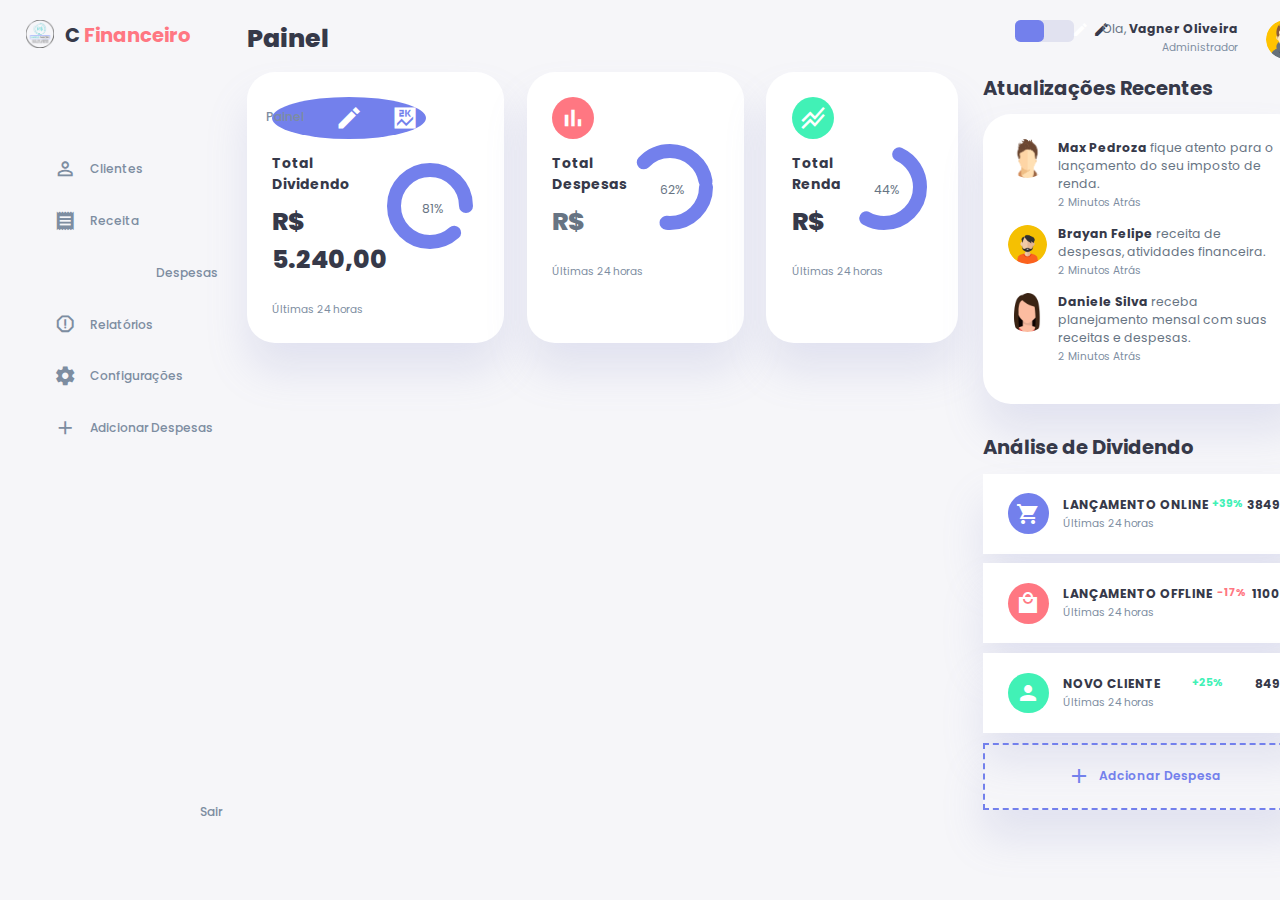
<file: Controle Financeiro/PAGE/index.html>
<!DOCTYPE html>
<html lang="en">
  <head>
    <meta charset="UTF-8" />
    <meta http-equiv="X-UA-Compatible" content="IE=edge" />
    <meta name="viewport" content="width=device-width, initial-scale=1.0" />
    <title>Painel Responsivo</title>

    <!-- Material CDN -->
    <link
      href="https://fonts.googleapis.com/icon?family=Material+Icons+Sharp"
      rel="stylesheet"
    />

    <!-- Folha de Estilo-->
    <link rel="stylesheet" href="/Controle Financeiro/CSS/style.css" />
  </head>
  <body>
    <div class="container">
      <aside>
        <div class="top">
          <div class="logo">
            <img src="/Controle Financeiro/IMG/Logo.png" alt="Logo" />
            <h2>C <span class="danger">Financeiro</span></h2>
          </div>
          <div class="close" id="close-btn">
            <span class="material-icons-sharp"> close </span>
          </div>
        </div>

        <!------------ Menu Lateral Esquerda ------------>
        <div class="sidebar">
          <a href="#" onclick="painel()" id="bnt-painel">
            <span class="material-icons-sharp"> grid_view </span>
            <h3>Painel</h3>
          </a>
          <a href="#" id="bnt-clientes">
            <span class="material-icons-sharp"> person_outline </span>
            <h3>Clientes</h3>
          </a>
          <a href="#" onclick="receita()" id="bnt-receita">
            <span class="material-icons-sharp"> receipt </span>
            <h3>Receita</h3>
          </a>
          <a href="#" id="bnt-despesa" onclick="despesa()">
            <span class="material-icons-sharp"> paid </span>
            <h3>Despesas</h3>
          </a>
          <a href="#" onclick="" id="bnt-relatorio">
            <span class="material-icons-sharp"> report_gmailerrorred </span>
            <h3>Relatórios</h3>
          </a>
          <a href="#" onclick="" id="bnt-config">
            <span class="material-icons-sharp"> settings </span>
            <h3>Configurações</h3>
          </a>
          <a href="#" onclick="" id="bnt-adicionar">
            <span class="material-icons-sharp"> add </span>
            <h3>Adicionar Despesas</h3>
          </a>
          <a href="#" onclick="" id="logout">
            <span class="material-icons-sharp"> logout </span>
            <h3>Sair</h3>
          </a>
        </div>
      </aside>

      <!------------ Menu ------------>
      <main>
        <h1>Painel</h1>

        <!--<div class="date">
          <input type="date" placeholder="#" />
        </div>-->

        <!------------ Dividendo ------------>
        <div class="insights">
          <div class="dividend">
            <span class="material-icons-sharp"> credit_score </span>
            <div class="middle">
              <div class="left">
                <h3>Total Dividendo</h3>
                <h1>R$ 5.240,00</h1>
              </div>
              <div class="progress">
                <svg>
                  <circle cx="38" cy="38" r="36"></circle>
                </svg>
                <div class="number">
                  <p>81%</p>
                </div>
              </div>
            </div>
            <small class="text-muted">Últimas 24 horas</small>
          </div>

          <!------------ Despesas ------------>
          <div class="expenses">
            <span class="material-icons-sharp"> bar_chart </span>
            <div class="middle">
              <div class="left">
                <h3>Total Despesas</h3>
                <h1><p id="totalDespesas">R$</p></h1>
              </div>
              <div class="progress">
                <svg>
                  <circle cx="38" cy="38" r="36"></circle>
                </svg>
                <div class="number">
                  <p>62%</p>
                </div>
              </div>
            </div>
            <small class="text-muted">Últimas 24 horas</small>
          </div>

          <!------------ Renda ------------>
          <div class="income">
            <span class="material-icons-sharp"> stacked_line_chart </span>
            <div class="middle">
              <div class="left">
                <h3>Total Renda</h3>
                <h1>R$</h1>
              </div>
              <div class="progress">
                <svg>
                  <circle cx="38" cy="38" r="36"></circle>
                </svg>
                <div class="number">
                  <p>44%</p>
                </div>
              </div>
            </div>
            <small class="text-muted">Últimas 24 horas</small>
          </div>
        </div>

        <!------------ Gerenciadores ------------>

        <div class="gerenciadores" id="gerenciadores">
          <!------------ Gerenciador de Receita Teste ------------>
          <!--<div class="gerenc-despesas" id="gerenc-despesas">
            <h1 id="geren-desp">Gerenciador de Despesas</h1>
            <form id="form-despesa2">
              <label for="descricao" class="gerenciador-label">
                <b> Descrição: </b></label>
              <input
                type="text"
                id="descricao2"
                name="descricao2"
                class="gerenciador-elementos"
              />
              <label for="valor" class="gerenciador-label"><b> Valor: R$</b></label>
              <input
                type="number"
                id="valor2"
                name="valor2"
                class="gerenciador-elementos"
              />
              <label for="data" class="gerenciador-label"><b> Data:</b></label>
              <input
                type="date"
                id="data2"
                name="data2"
              class="gerenciador-elementos"
              />
              <button type="submit"><b>Salvar</b></button>
              <button type="button" id="limpar2"><b>Limpar</b></button>
              <input
                type="hidden"
                id="indice2"
                name="indice2"
                class="gerenciador-elementos"
              />
            </form>
            <table id="tab-despesa2">
              <thead>
                <tr>
                  <th class="conteudo"><h2>Descrição</h2></th>
                  <th class="conteudo"><h2>Valor</h2></th>
                  <th class="conteudo"><h2>Data</h2></th>
                  <th class="conteudo"><h2>Ações</h2></th>
                </tr>
              </thead>
              <tbody id="tabela-body2"></tbody>
              <tfoot>
                <tr>
                  <td colspan="4" style="text-align: right">
                    <b> Total: R$ </b><span id="total2"></span>
                  </td>
                </tr>
              </tfoot>
            </table>
          </div>-->
          <!------------ Gerenciador de Receitas ------------>
           <div class="gerenc-receita" id="gerenc-receita">
              <h1 id="geren-rec">Gerenciador de Receitas</h1>
              <form id="form-receita">
                <label for="descricao-receita"><b> Descrição: </b></label>
                <input
                  type="text"
                  id="descricao-receita"
                  name="descricao-receita"
                  class="gerenciador-elementos"
                />
                <label for="valor" class="gerenciador-label"><b>Valor: R$</b></label>
                <input
                  type="number"
                  id="valor-receita"
                  name="valor-receita"
                  class="gerenciador-elementos"
                />
                <label for="data" class="gerenciador-label"><b> Data:</b></label>
                <input
                  type="date"
                  id="data-receita"
                  name="data-receita"
                  class="gerenciador-elementos"
                />
                <button type="submit"><b>Salvar</b></button>
                <button type="button" id="limpar-receita"><b>Limpar</b></button>
                <input
                  type="hidden"
                  id="indice-receita"
                  name="indice-receita"
                  class="gerenciador-elementos"
                />
              </form>
              <table id="tab-receita">
                <thead>
                  <tr>
                    <th class="conteudo"><h2>Descrição</h2></th>
                    <th class="conteudo"><h2>Valor</h2></th>
                    <th class="conteudo"><h2>Data</h2></th>
                    <th class="conteudo"><h2>Ações</h2></th>
                  </tr>
                </thead>
                <tbody id="tabela-body-receita"></tbody>
                <tfoot>
                  <tr>
                    <td colspan="4" style="text-align: right">
                      <b> Total: R$ </b><span id="total-receita"></span>
                    </td>
                  </tr>
              </tfoot>
              </table>
            </div>
            <!--Gerenciador de Despesas-->
            <div class="gerenc-despesas" id="gerenc-despesas">
              <h1 id="geren-desp">Gerenciador de Despesas</h1>
              <form id="form-despesa">
                <label for="descricao" class="gerenciador-label">
                <b> Descrição: </b></label>
                <input
                  type="text"
                  id="descricao"
                  name="descricao"
                  class="gerenciador-elementos"
                />
                <label for="valor" class="gerenciador-label"><b> Valor: R$</b></label>
                <input
                  type="number"
                  id="valor"
                  name="valor"
                  class="gerenciador-elementos"
                />
                <label for="data" class="gerenciador-label"><b> Data:</b></label>
                <input
                  type="date"
                  id="data"
                  name="data"
                  class="gerenciador-elementos"
                />
                <button type="submit"><b>Salvar</b></button>
                <button type="button" id="limpar"><b>Limpar</b></button>
                <input
                  type="hidden"
                  id="indice"
                  name="indice"
                  class="gerenciador-elementos"
                />
              </form>
              <table id="tab-despesa">
                <thead>
                  <tr>
                    <th class="conteudo"><h2>Descrição</h2></th>
                    <th class="conteudo"><h2>Valor</h2></th>
                    <th class="conteudo"><h2>Data</h2></th>
                    <th class="conteudo"><h2>Ações</h2></th>
                  </tr>
                </thead>
                <tbody id="tabela-body"></tbody>
                <tfoot>
                  <tr>
                    <td colspan="4" style="text-align: right">
                      <b> Total: R$ </b><span id="total"></span>
                    </td>
                  </tr>
                </tfoot>
              </table>
            </div>
        </div>
      </main>

      <!------------ Lateral Direita ------------>
      <div class="right">
        <div class="top">
          <button id="menu-btn">
            <span class="material-icons-sharp"> menu </span>
          </button>
          <div class="theme-toggler">
            <span class="material-icons-sharp active"> light_mode </span>
            <span class="material-icons-sharp"> dark_mode </span>
          </div>
          <div class="profile">
            <div class="info">
              <p>Ola, <b>Vagner Oliveira</b></p>
              <small class="text-muted">Administrador</small>
            </div>
            <div class="profile-photo">
              <img
                src="/Controle Financeiro/IMG/Profile-1.png"
                alt="Profile-1"
              />
            </div>
          </div>
        </div>

        <!------------ Atualizações Recentes ------------>
        <div class="recent-updates">
          <h2>Atualizações Recentes</h2>
          <div class="updates">
            <div class="update">
              <div class="profile-photo">
                <img
                  src="/Controle Financeiro/IMG/Profile-2.png"
                  alt="Profile-2"
                />
              </div>
              <div class="message">
                <p>
                  <b>Max Pedroza</b> fique atento para o lançamento do seu
                  imposto de renda.
                </p>
                <small class="text-muted">2 Minutos Atrás</small>
              </div>
            </div>

            <div class="update">
              <div class="profile-photo">
                <img
                  src="/Controle Financeiro/IMG/Profile-3.png"
                  alt="Profile-3"
                />
              </div>
              <div class="message">
                <p>
                  <b>Brayan Felipe</b> receita de despesas, atividades
                  financeira.
                </p>
                <small class="text-muted">2 Minutos Atrás</small>
              </div>
            </div>

            <div class="update">
              <div class="profile-photo">
                <img
                  src="/Controle Financeiro/IMG/Profile-4.png"
                  alt="Profile-4"
                />
              </div>
              <div class="message">
                <p>
                  <b>Daniele Silva</b> receba planejamento mensal com suas
                  receitas e despesas.
                </p>
                <small class="text-muted">2 Minutos Atrás</small>
              </div>
            </div>
          </div>
        </div>

        <!------------ Análise de dividendo ------------>
        <div class="sales-analytics">
          <h2>Análise de Dividendo</h2>
          <div class="item online">
            <div class="icon">
              <span class="material-icons-sharp"> shopping_cart </span>
            </div>
            <div class="right">
              <div class="info">
                <h3>LANÇAMENTO ONLINE</h3>
                <small class="text-muted">Últimas 24 horas </small>
              </div>
              <h5 class="success">+39%</h5>
              <h3>3849</h3>
            </div>
          </div>

          <div class="item offline">
            <div class="icon">
              <span class="material-icons-sharp"> local_mall </span>
            </div>
            <div class="right">
              <div class="info">
                <h3>LANÇAMENTO OFFLINE</h3>
                <small class="text-muted">Últimas 24 horas </small>
              </div>
              <h5 class="danger">-17%</h5>
              <h3>1100</h3>
            </div>
          </div>

          <div class="item costumers">
            <div class="icon">
              <span class="material-icons-sharp"> person </span>
            </div>
            <div class="right">
              <div class="info">
                <h3>NOVO CLIENTE</h3>
                <small class="text-muted">Últimas 24 horas </small>
              </div>
              <h5 class="success">+25%</h5>
              <h3>849</h3>
            </div>
          </div>
          <div class="item add-product">
            <div>
              <span class="material-icons-sharp"> add </span>
              <h3>Adcionar Despesa</h3>
            </div>
          </div>
        </div>
      </div>
    </div>
  </div>

    <script src="/Controle Financeiro/JS/despesas.js"></script>
    <script src="/Controle Financeiro/JS/receita.js"></script>
    <script src="/Controle Financeiro/JS/script.js"></script>    
    <script src="/Controle Financeiro/JS/bnt.js"></script>
  </body>
</html>
</file>
<file: Controle Financeiro/CSS/style.css>
@import url("https://fonts.googleapis.com/css2?family=Poppins:wght@300;400;500;600;700;800&display=swap");

/* ---------- Variaveis e Raiz ----------*/
:root {
  --color-primary: #7380ec;
  --color-danger: #ff7782;
  --color-success: #41f1b6;
  --color-warning: #ffbb55;
  --color-white: #fff;
  --color-info-dark: #7d8da1;
  --color-info-light: #dce1eb;
  --color-dark: #363949;
  --color-light: rgba(132, 139, 200, 0.18);
  --color-primary-variant: #111e88;
  --color-dark-variant: #677483;
  --color-background: #f6f6f9;

  --card-border-radius: 2rem;
  --border-radius-1: 0.4rem;
  --border-radius-2: 0.8rem;
  --border-radius-3: 1.2rem;

  --card-padding: 1.8rem;
  --padding-1: 1.2rem;

  --box-shadow: 0 2rem 3rem var(--color-light);
}

/* ---------- Variaveis Tema Escuro ---------- */
.dark-theme-variables {
  --color-background: #181a1e;
  --color-white: #202528;
  --color-dark: #edeffd;
  --color-dark-variant: #a3bdcc;
  --color-light: rgba(0, 0, 0, 0.4);
  --box-shadow: 0 2rem 3rem var(--color-light);
}

* {
  margin: 0;
  padding: 0;
  outline: 0;
  appearance: none;
  border: 0;
  text-decoration: none;
  list-style: none;
  box-sizing: border-box;
}

html {
  font-size: 14px;
}

body {
  width: 100vw;
  height: 100vh;
  font-family: poppins, sans-serif;
  font-size: 0.88rem;
  background: var(--color-background);
  user-select: none;
  overflow-x: hidden;
  color: var(--color-dark);
}

.container {
  display: grid;
  width: 96%;
  margin: 0 auto;
  gap: 1.8rem;
  grid-template-columns: 14rem auto 23rem;
}

a {
  color: var(--color-dark);
}

img {
  display: block;
  width: 100%;
}

h1 {
  font-weight: 800;
  font-size: 1.8rem;
}

h2 {
  font-size: 1.4rem;
}

h3 {
  font-size: 0.87rem;
}

h4 {
  font-size: 0.8rem;
}

h5 {
  font-size: 0.77rem;
}

small {
  font-size: 0.75rem;
}

.profile-photo {
  width: 2.8rem;
  height: 2.8rem;
  border-radius: 50%;
  overflow: hidden;
}

.text-muted {
  color: var(--color-info-dark);
}

p {
  color: var(--color-dark-variant);
}

b {
  color: var(--color-dark);
}

.primary {
  color: var(--color-primary);
}
.danger {
  color: var(--color-danger);
}
.success {
  color: var(--color-success);
}
.warning {
  color: var(--color-warning);
}

aside {
  height: 100vh;
}

aside .top {
  display: flex;
  align-items: center;
  justify-content: space-between;
  margin-top: 1.4rem;
}

aside .logo {
  display: flex;
  gap: 0.8rem;
}

aside .logo img {
  width: 2rem;
  height: 2rem;
}

aside .close {
  display: none;
}

/* ========== Painel ========== */
aside .sidebar {
  display: flex;
  flex-direction: column;
  height: 86vh;
  position: relative;
  top: 3rem;
}

aside h3 {
  font-weight: 500;
}

aside .sidebar a {
  display: flex;
  color: var(--color-info-dark);
  margin-left: 2rem;
  gap: 1rem;
  align-items: center;
  position: relative;
  height: 3.7rem;
  transition: all 300ms ease;
}

aside .sidebar a span {
  font-size: 1.6rem;
  transition: all 300ms ease;
}

aside .sidebar a:last-child {
  position: absolute;
  bottom: 2rem;
  width: 100%;
}

aside .sidebar a.active {
  background: var(--color-light);
  color: var(--color-primary);
  margin-left: 0;
}

aside .sidebar a.active::before {
  content: "";
  width: 6px;
  height: 100%;
  background: var(--color-primary);
}

aside .sidebar a.active span {
  color: var(--color-primary);
  margin-left: calc(1rem - 3px);
}

aside .sidebar a:hover {
  color: var(--color-primary);
}

aside .sidebar a:hover span {
  margin-left: 1rem;
}

aside .sidebar .message-count {
  background: var(--color-danger);
  color: var(--color-white);
  padding: 2px 10px;
  font-size: 11px;
  border-radius: var(--border-radius-1);
}

#bnt-painel {
  cursor: pointer;
}

#bnt-clientes {
  cursor: pointer;
}

#bnt-receita {
  cursor: pointer;
}
#bnt-despesa {
  cursor: pointer;
}
#bnt-relatorio {
  cursor: pointer;
}
#bnt-config {
  cursor: pointer;
}
#bnt-adicionar {
  cursor: pointer;
}
#bnt-logar {
  cursor: pointer;
}

/* ========== Menu ========== */
main {
  margin-top: 1.4rem;
}

main .date {
  display: inline-block;
  background: var(--color-light);
  border-radius: var(--border-radius-1);
  margin-top: 1rem;
  padding: 0.5rem;
}

main .date input[type="date"] {
  background: transparent;
  color: var(--color-dark);
}

main .insights {
  display: grid;
  grid-template-columns: repeat(3, 1fr);
  gap: 1.6rem;
}

main .insights > div {
  background: var(--color-white);
  padding: var(--card-padding);
  border-radius: var(--card-border-radius);
  margin-top: 1rem;
  box-shadow: var(--box-shadow);
  transition: all 300ms ease;
}

main .insights > div:hover {
  box-shadow: none;
}

main .insights > div span {
  background: var(--color-primary);
  padding: 0.5rem;
  border-radius: 50%;
  color: var(--color-white);
  font-size: 2rem;
}

main .insights > div.expenses span {
  background: var(--color-danger);
}

main .insights > div.income span {
  background: var(--color-success);
}

main .insights > div .middle {
  display: flex;
  align-items: center;
  justify-content: space-between;
}

main .insights h3 {
  margin: 1rem 0 0.6rem;
  font-size: 1rem;
}

main .insights .progress {
  position: relative;
  width: 92px;
  height: 92px;
  border-radius: 50%;
}

main .insights svg {
  width: 7rem;
  height: 7rem;
}

main .insights svg circle {
  fill: none;
  stroke: var(--color-primary);
  stroke-width: 14;
  stroke-linecap: round;
  transform: translate(5px, 5px);
  stroke-dasharray: 110;
  stroke-dashoffset: 92;
}

main .insights .dividend svg circle {
  stroke-dashoffset: -30;
  stroke-dasharray: 200;
}

main .insights .expenses svg circle {
  stroke-dashoffset: 20;
  stroke-dasharray: 80;
}

main .insights .income svg circle {
  stroke-dashoffset: 35;
  stroke-dasharray: 110;
}

main .insights .progress .number {
  position: absolute;
  top: 0;
  left: 0;
  height: 100%;
  width: 100%;
  display: flex;
  justify-content: center;
  align-items: center;
}

main .insights small {
  margin-top: 1.6rem;
  display: block;
}


/* ========== Gerenciar Despesas ========== */
main .geren-desp {
  margin-top: 2rem;
}

main .geren-desp h1 {
  margin-bottom: 0.8rem;
}

main .geren-desp table {
  background: var(--color-white);
  width: 100%;
  border-radius: var(--card-border-radius);
  padding: var(--card-padding);
  text-align: center;
  box-shadow: var(--box-shadow);
  transition: all 300ms ease;
}

main .geren-desp .table .form {
  background: var(--color-white);
  width: 100%;
  border-radius: var(--card-border-radius);
  padding: var(--card-padding);
  text-align: center;
  box-shadow: var(--box-shadow);
  transition: all 300ms ease;
}

main .geren-desp table:hover {
  box-shadow: none;
}

main table tbody td {
  height: 2.8rem;
  border-bottom: 1px solid var(--color-light);
  color: var(--color-dark-variant);
}

main table tbody tr:last-child td {
  border: none;
}

main table tbody form {
  border: none;
}

main .gerenciar-despesas a {
  text-align: center;
  display: block;
  margin: 1rem auto;
  color: var(--color-primary);
}

main .gerenciador-elementos {
  width: 200px;
  height: 25px;
  box-shadow: 1px 2px 10px gray;
}

#descricao,
#valor,
#data,
#descricao-receita,
#valor-receita,
#data-receita {
  text-align: center;
  font-size: 1.1rem;
}

#tabela-body {
  text-align: center;
  font-size: 1.1rem;
}

.conteudo {
  width: 215px;
}

button {
  font-size: 1.1rem;
  cursor: pointer;
  width: 5rem;
}

button :hover {
  background-color: #c3c6ca;
}

/* =========== Menu Lateral Direito ========== */
.right {
  margin-top: 1.4rem;
}

.right .top {
  display: flex;
  justify-content: end;
  gap: 2rem;
}

.right .top button {
  display: none;
}

.right .theme-toggler {
  background: var(--color-light);
  display: flex;
  justify-content: space-between;
  align-items: center;
  height: 1.6rem;
  width: 4.2rem;
  cursor: pointer;
  border-radius: var(--border-radius-1);
}

.right .theme-toggler span {
  font-size: 1.2rem;
  width: 50%;
  height: 100%;
  display: flex;
  align-items: center;
  justify-content: center;
}

.right .theme-toggler span.active {
  background: var(--color-primary);
  color: white;
  border-radius: var(--border-radius-1);
}

.right .top .profile {
  display: flex;
  gap: 2rem;
  text-align: right;
}

/* ========== Atualizações Recentes ========== */
.right .recent-updates {
  margin-top: 1rem;
}

.right .recent-updates h2 {
  margin-bottom: 0.8rem;
}

.right .recent-updates .updates {
  background: var(--color-white);
  padding: var(--card-padding);
  border-radius: var(--card-border-radius);
  box-shadow: var(--box-shadow);
  transition: all 300ms ease;
}

.right .recent-updates .updates:hover {
  box-shadow: none;
}

.right .recent-updates .updates .update {
  display: grid;
  grid-template-columns: 2.6rem auto;
  gap: 1rem;
  margin-bottom: 1rem;
}

/* =========== Análise de Dividendo ========== */
.right .sales-analytics {
  margin-top: 2rem;
}

.right .sales-analytics h2 {
  margin-bottom: 0.8rem;
}

.right .sales-analytics .item {
  background: var(--color-white);
  display: flex;
  align-items: center;
  gap: 1rem;
  margin-bottom: 0.7rem;
  padding: 1.4rem var(--card-padding);
  box-shadow: var(--box-shadow);
  transition: all 300ms ease;
}

.right .sales-analytics .item:hover {
  box-shadow: none;
}

.right .sales-analytics .item .right {
  display: flex;
  justify-content: space-between;
  align-items: start;
  margin: 0;
  width: 100%;
}

.right .sales-analytics .item .icon {
  padding: 0.6rem;
  color: var(--color-white);
  border-radius: 50%;
  background: var(--color-primary);
  display: flex;
}

.right .sales-analytics .item.offline .icon {
  background: var(--color-danger);
}

.right .sales-analytics .item.costumers .icon {
  background: var(--color-success);
}

.right .sales-analytics .add-product {
  background-color: transparent;
  border: 2px dashed var(--color-primary);
  color: var(--color-primary);
  display: flex;
  align-items: center;
  justify-content: center;
}

.right .sales-analytics .add-product:hover {
  background: var(--color-primary);
  color: white;
}

.right .sales-analytics .add-product div {
  display: flex;
  align-items: center;
  gap: 0.6rem;
}

.right .sales-analytics .add-product div h3 {
  font-weight: 600;
}

/* ========== Media Queries Tablets e Notebooks ========== */
@media screen and (max-width: 1200px) {
  .container {
    width: 94%;
    grid-template-columns: 7rem auto 23rem;
  }

  aside .logo h2 {
    display: none;
  }

  aside .sidebar h3 {
    display: none;
  }

  aside .sidebar a {
    width: 5.6rem;
  }

  aside .sidebar a:last-child {
    padding: relative;
    margin-top: 1.8rem;
  }

  main .insights {
    grid-template-columns: 1fr;
    gap: 0;
  }

  main .recent-orders {
    width: 94%;
    position: absolute;
    left: 50%;
    transform: translateX(-50%);
    margin: 2rem 0 0 8.8rem;
  }

  main .recent-orders table {
    width: 83vw;
  }

  main table thead tr th:last-child,
  main table thead tr th:first-child {
    display: none;
  }

  main table tbody tr td:last-child,
  main table tbody tr td:first-child {
    display: none;
  }
}

/* ========== Media Queries Tablets Menores e Celular ========== */
@media screen and (max-width: 768px) {
  .container {
    width: 100%;
    grid-template-columns: 1fr;
  }

  aside {
    position: fixed;
    left: -100%;
    background: var(--color-white);
    width: 18rem;
    z-index: 3;
    box-shadow: 1rem 3rem 4rem var(--color-light);
    height: 100vh;
    padding-right: var(--card-padding);
    display: none;
    animation: showMenu 400ms ease forwards;
  }

  @keyframes showMenu {
    to {
      left: 0;
    }
  }

  aside .logo {
    margin-left: 1rem;
  }

  aside .logo h2 {
    display: inline;
  }

  aside .sidebar h3 {
    display: inline;
  }

  aside .sidebar a {
    width: 100%;
    height: 3.4rem;
  }

  aside .sidebar a:last-child {
    position: absolute;
    bottom: 5rem;
  }

  aside .close {
    display: inline-block;
    cursor: pointer;
  }

  main {
    margin-top: 8rem;
    padding: 0 1rem;
  }

  main .recent-orders {
    position: relative;
    margin: 3rem 0 0 0;
    width: 100%;
  }

  main .recent-orders table {
    width: 100%;
    margin: 0;
  }

  .right {
    width: 94%;
    margin: 0 auto 4rem;
  }

  .right .top {
    position: fixed;
    top: 0;
    left: 0;
    align-items: center;
    padding: 0 0.8rem;
    height: 4.6rem;
    background: var(--color-white);
    width: 100%;
    margin: 0;
    z-index: 2;
    box-shadow: 0 1rem 1rem var(--color-light);
  }

  .right .top .theme-toggler {
    width: 4.4rem;
    position: absolute;
    left: 66%;
  }

  .right .profile .info {
    display: none;
  }

  .right .top button {
    display: inline-block;
    background: transparent;
    cursor: pointer;
    color: var(--color-dark);
    position: absolute;
    left: 1rem;
  }

  .right .top button span {
    font-size: 2rem;
  }
}
</file>
